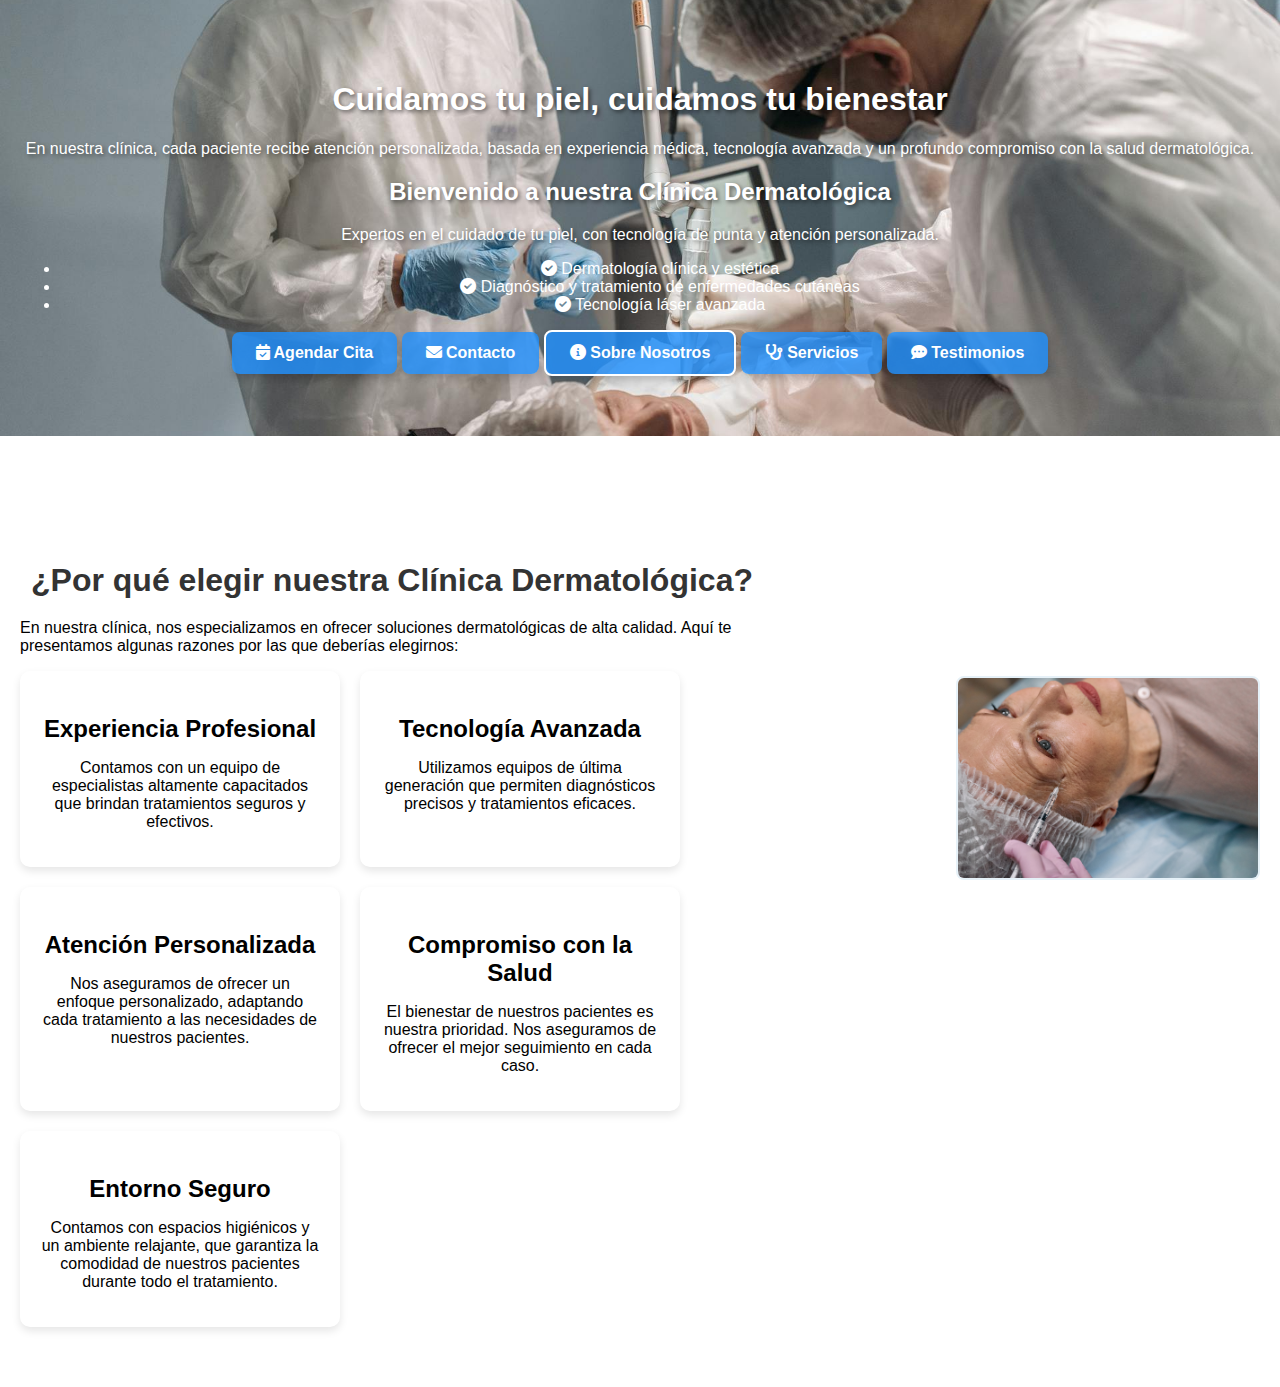
<file: index.html>
<!DOCTYPE html>
<html lang="es">
<head>
    <meta charset="UTF-8">
    <meta name="viewport" content="width=device-width, initial-scale=1.0">
    <title>Inicio | Clínica Dermatológica</title>
    <link rel="stylesheet" href="style.css">
    <link rel="stylesheet" href="https://cdnjs.cloudflare.com/ajax/libs/font-awesome/6.0.0-beta3/css/all.min.css">
</head>
<body>
    <section id="inicio" class="inicio-section">
        <div class="inicio-bg"></div>

        <div class="contenido-inicio">
            <div class="introduccion">
                <h1>Cuidamos tu piel, cuidamos tu bienestar</h1>
                <p>En nuestra clínica, cada paciente recibe atención personalizada, basada en experiencia médica, tecnología avanzada y un profundo compromiso con la salud dermatológica.</p>
            </div>

            <h2>Bienvenido a nuestra <span class="resaltado">Clínica Dermatológica</span></h2>
            <p>Expertos en el cuidado de tu piel, con tecnología de punta y atención personalizada.</p>

            <ul class="servicios-destacados">
                <li><i class="fas fa-check-circle"></i> Dermatología clínica y estética</li>
                <li><i class="fas fa-check-circle"></i> Diagnóstico y tratamiento de enfermedades cutáneas</li>
                <li><i class="fas fa-check-circle"></i> Tecnología láser avanzada</li>
            </ul>

            <div class="cta-botones">
                <a href="citas.html" class="btn"><i class="fas fa-calendar-check"></i> Agendar Cita</a>
                <a href="contacto.html" class="btn"><i class="fas fa-envelope"></i> Contacto</a>
                <a href="sobre-nosotros.html" class="btn btn-secundario"><i class="fas fa-info-circle"></i> Sobre Nosotros</a>
                <a href="servicios.html" class="btn"><i class="fas fa-stethoscope"></i> Servicios</a>
                <a href="testimonios.html" class="btn"><i class="fas fa-comment-dots"></i> Testimonios</a>
            </div>
        </div>
    </section>

    <section id="por-que-elegirnos" class="por-que-elegirnos">
        <div class="por-que-elegirnos-bg"></div>
        
        <div class="contenido-por-que">
            <div class="texto-justificacion">
                <h2>¿Por qué elegir nuestra Clínica Dermatológica?</h2>
                <p>En nuestra clínica, nos especializamos en ofrecer soluciones dermatológicas de alta calidad. Aquí te presentamos algunas razones por las que deberías elegirnos:</p>
                <div class="cuadros-justificacion">
                    <div class="cuadro">
                        <h3>Experiencia Profesional</h3>
                        <p>Contamos con un equipo de especialistas altamente capacitados que brindan tratamientos seguros y efectivos.</p>
                    </div>
                    <div class="cuadro">
                        <h3>Tecnología Avanzada</h3>
                        <p>Utilizamos equipos de última generación que permiten diagnósticos precisos y tratamientos eficaces.</p>
                    </div>
                    <div class="cuadro">
                        <h3>Atención Personalizada</h3>
                        <p>Nos aseguramos de ofrecer un enfoque personalizado, adaptando cada tratamiento a las necesidades de nuestros pacientes.</p>
                    </div>
                    <div class="cuadro">
                        <h3>Compromiso con la Salud</h3>
                        <p>El bienestar de nuestros pacientes es nuestra prioridad. Nos aseguramos de ofrecer el mejor seguimiento en cada caso.</p>
                    </div>
                    <div class="cuadro">
                        <h3>Entorno Seguro</h3>
                        <p>Contamos con espacios higiénicos y un ambiente relajante, que garantiza la comodidad de nuestros pacientes durante todo el tratamiento.</p>
                    </div>
                </div>
            </div>

            <div class="imagen-container">
                <img src="imagen1.jpg" alt="Tratamientos dermatológicos" class="imagen-dermatologia">
            </div>
        </div>
    </section>
</body>
</html>
        </div>
    </section>
</body>
</html>
</file>
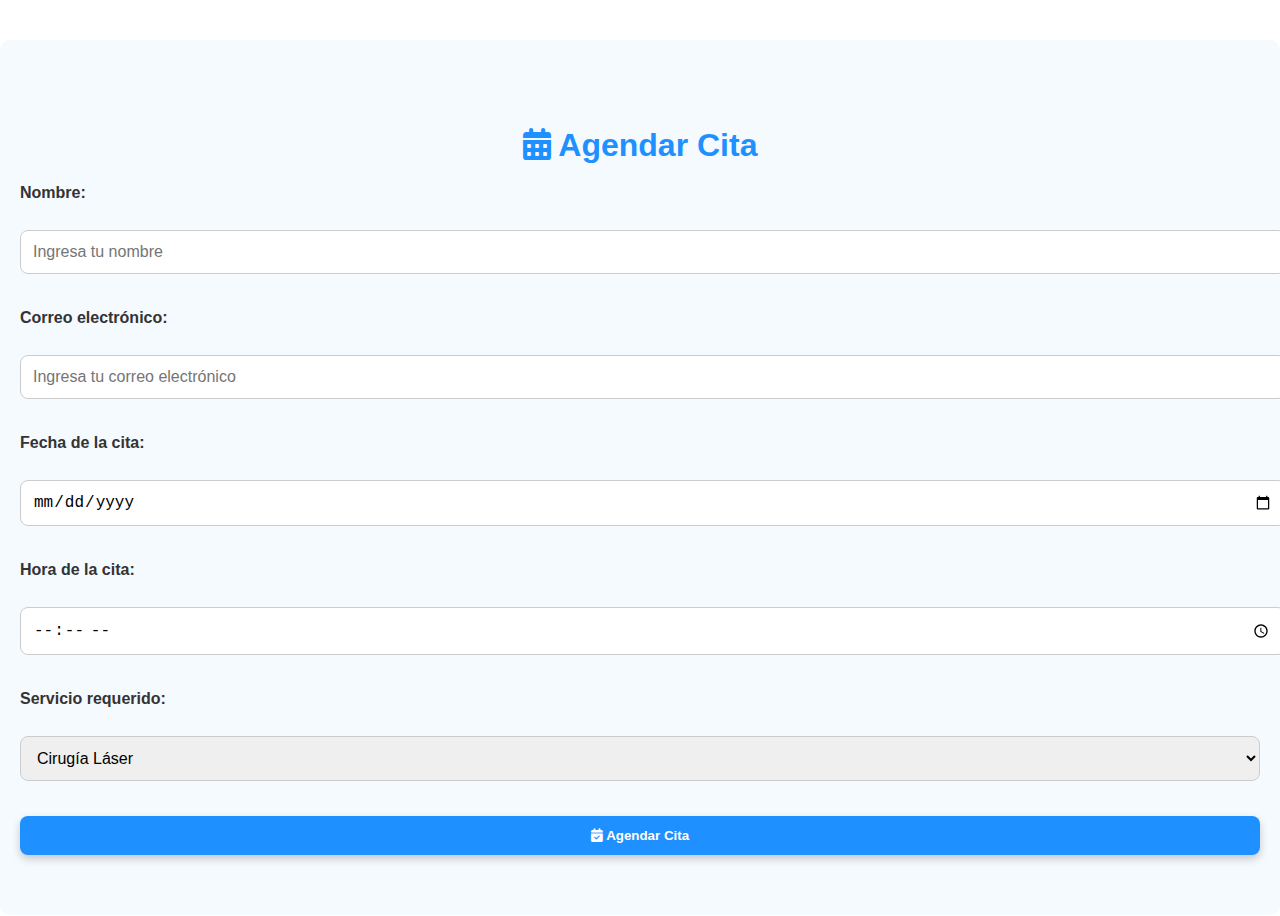
<file: Citas.html>
<!DOCTYPE html>
<html lang="es">
<head>
    <meta charset="UTF-8">
    <meta name="viewport" content="width=device-width, initial-scale=1.0">
    <title>Agendar Cita | Clínica Dermatológica</title>
    <link rel="stylesheet" href="style.css">
    <link rel="stylesheet" href="https://cdnjs.cloudflare.com/ajax/libs/font-awesome/6.0.0-beta3/css/all.min.css">
</head>
<body>
    <section id="citas">
        <h2><i class="fas fa-calendar-alt"></i> Agendar Cita</h2>
        <form action="#" method="post">
            <label for="nombre-cita">Nombre:</label>
            <input type="text" id="nombre-cita" name="nombre-cita" required placeholder="Ingresa tu nombre">

            <label for="email-cita">Correo electrónico:</label>
            <input type="email" id="email-cita" name="email-cita" required placeholder="Ingresa tu correo electrónico">

            <label for="fecha-cita">Fecha de la cita:</label>
            <input type="date" id="fecha-cita" name="fecha-cita" required>

            <label for="hora-cita">Hora de la cita:</label>
            <input type="time" id="hora-cita" name="hora-cita" required>

            <label for="servicio-cita">Servicio requerido:</label>
            <select id="servicio-cita" name="servicio-cita" required>
                <option value="cirugia-laser">Cirugía Láser</option>
                <option value="eliminacion-lunares">Eliminación de Lunares</option>
                <option value="rejuvenecimiento-facial">Rejuvenecimiento Facial</option>
            </select>

            <button type="submit" class="btn"><i class="fas fa-calendar-check"></i> Agendar Cita</button>
        </form>
    </section>
</body>
</html>
</file>
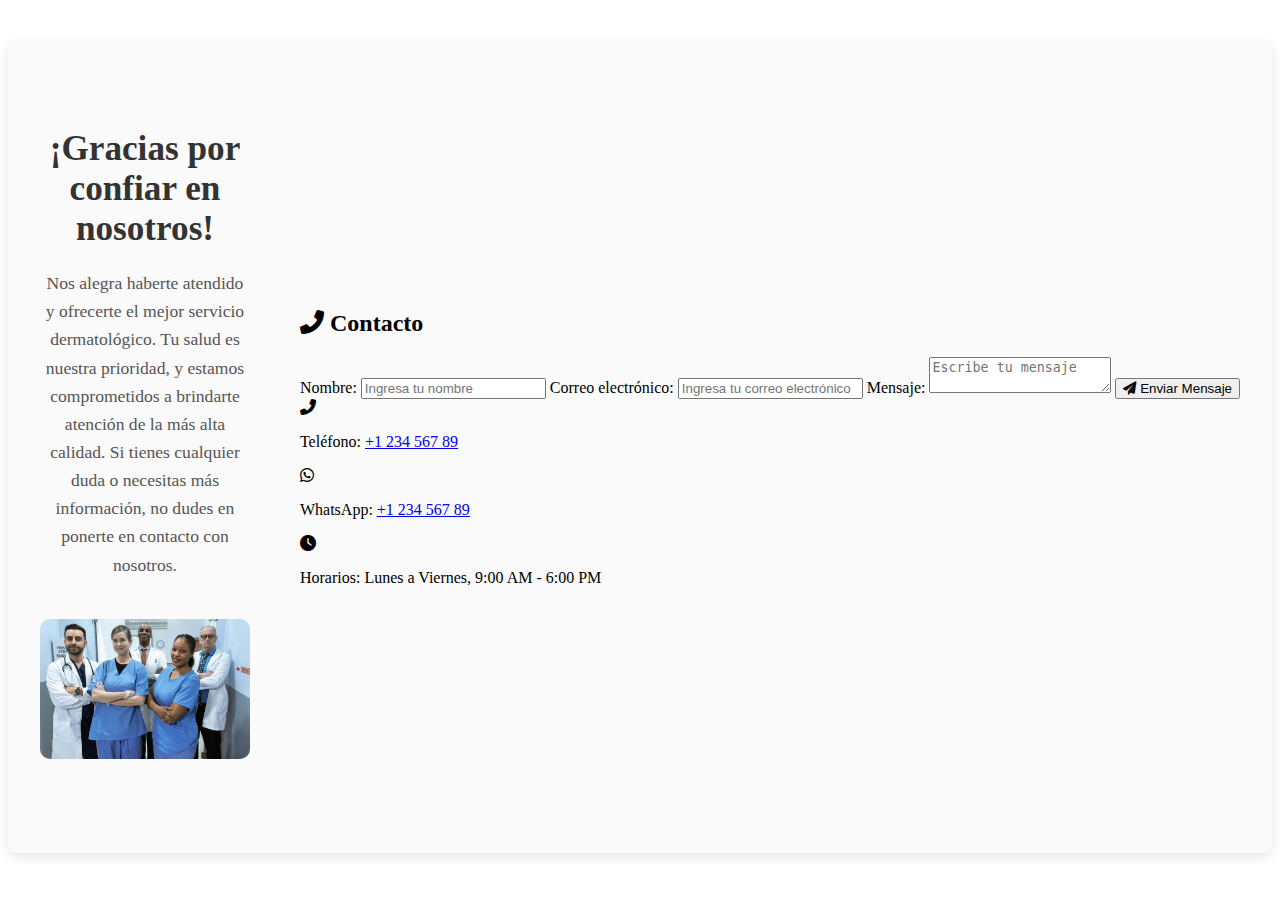
<file: Contacto.html>
<!DOCTYPE html>
<html lang="es">
<head>
    <meta charset="UTF-8">
    <meta name="viewport" content="width=device-width, initial-scale=1.0">
    <title>Contacto | Clínica Dermatológica</title>
    <link rel="stylesheet" href="contacto.css">
    <link rel="stylesheet" href="https://cdnjs.cloudflare.com/ajax/libs/font-awesome/6.0.0-beta3/css/all.min.css">
</head>
<body>
    <section id="contacto">
        <div class="contenido-contacto">
            <div class="mensaje-agradecimiento">
                <h2>¡Gracias por confiar en nosotros!</h2>
                <p>Nos alegra haberte atendido y ofrecerte el mejor servicio dermatológico. Tu salud es nuestra prioridad, y estamos comprometidos a brindarte atención de la más alta calidad. Si tienes cualquier duda o necesitas más información, no dudes en ponerte en contacto con nosotros.</p>
                <img src="fondotestimonios.jpg" alt="Agradecimiento" class="imagen-agradecimiento">
            </div>
            <div class="formulario-contacto">
                <h2><i class="fas fa-phone-alt"></i> Contacto</h2>
                <form action="#" method="post">
                    <label for="nombre">Nombre:</label>
                    <input type="text" id="nombre" name="nombre" required placeholder="Ingresa tu nombre">

                    <label for="email">Correo electrónico:</label>
                    <input type="email" id="email" name="email" required placeholder="Ingresa tu correo electrónico">

                    <label for="mensaje">Mensaje:</label>
                    <textarea id="mensaje" name="mensaje" required placeholder="Escribe tu mensaje"></textarea>

                    <button type="submit" class="btn"><i class="fas fa-paper-plane"></i> Enviar Mensaje</button>
                </form>

                <div class="contact-info">
                    <div class="info-item">
                        <i class="fas fa-phone-alt"></i>
                        <p>Teléfono: <a href="tel:+123456789">+1 234 567 89</a></p>
                    </div>
                    <div class="info-item">
                        <i class="fab fa-whatsapp"></i>
                        <p>WhatsApp: <a href="https://wa.me/123456789" target="_blank">+1 234 567 89</a></p>
                    </div>
                    <div class="info-item">
                        <i class="fas fa-clock"></i>
                        <p>Horarios: Lunes a Viernes, 9:00 AM - 6:00 PM</p>
                    </div>
                </div>
            </div>
        </div>
    </section>
</body>
</html>
</file>
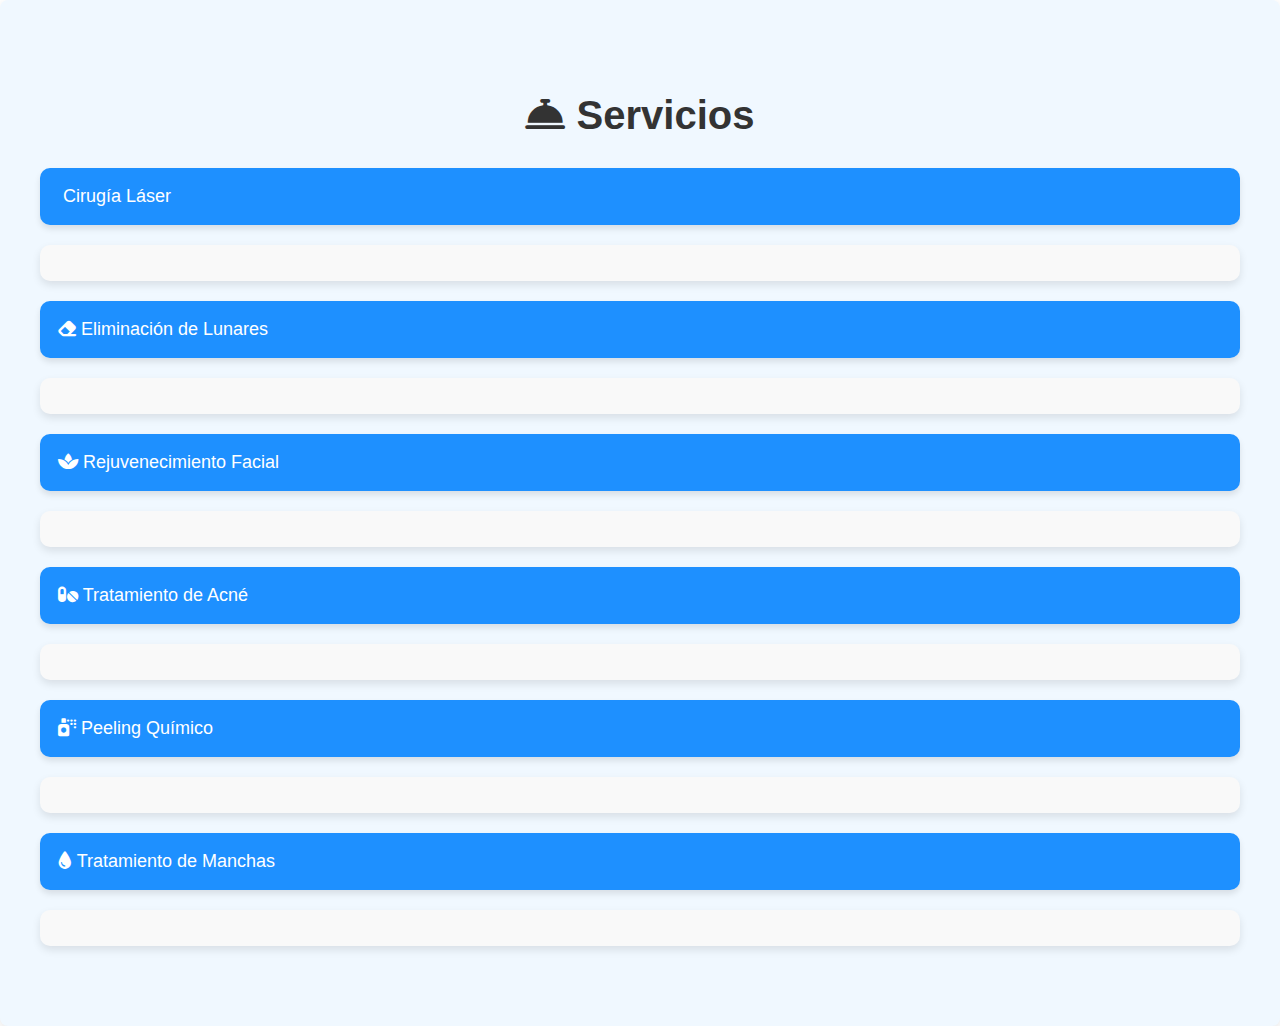
<file: Servicios.html>
<!DOCTYPE html>
<html lang="es">
<head>
    <meta charset="UTF-8">
    <meta name="viewport" content="width=device-width, initial-scale=1.0">
    <title>Servicios | Clínica Dermatológica</title>
    <link rel="stylesheet" href="style.css">
    <link rel="stylesheet" href="https://cdnjs.cloudflare.com/ajax/libs/font-awesome/6.0.0-beta3/css/all.min.css">
</head>
<body>

<section id="servicios">
    <h2><i class="fas fa-concierge-bell"></i> Servicios</h2>

    <div class="acordeon">
        
        <button class="acordeon-btn"><i class="fas fa-laser"></i> Cirugía Láser</button>
        <div class="panel">
            <p><strong>Descripción:</strong> La cirugía láser permite tratar lesiones cutáneas con precisión. Utilizamos tecnología avanzada para eliminar marcas, manchas y otras imperfecciones de la piel de manera eficaz y segura.</p>
            <p><strong>Precio:</strong> $300.000 COP</p>
            <a href="#" class="btn">Comprar</a>
        </div>

       
        <button class="acordeon-btn"><i class="fas fa-eraser"></i> Eliminación de Lunares</button>
        <div class="panel">
            <p><strong>Descripción:</strong> Procedimiento seguro para eliminar lunares sospechosos o por motivos estéticos. Utilizamos métodos mínimamente invasivos para garantizar resultados naturales y rápidos.</p>
            <p><strong>Precio:</strong> $150.000 COP</p>
            <a href="#" class="btn">Comprar</a>
        </div>

      
        <button class="acordeon-btn"><i class="fas fa-spa"></i> Rejuvenecimiento Facial</button>
        <div class="panel">
            <p><strong>Descripción:</strong> Técnicas avanzadas para mejorar la textura y apariencia de la piel del rostro. Esto incluye tratamientos con láser y productos anti-envejecimiento que restauran el brillo juvenil de tu piel.</p>
            <p><strong>Precio:</strong> $250.000 COP</p>
            <a href="#" class="btn">Comprar</a>
        </div>

        
        <button class="acordeon-btn"><i class="fas fa-pills"></i> Tratamiento de Acné</button>
        <div class="panel">
            <p><strong>Descripción:</strong> Tratamientos dermatológicos especializados para eliminar el acné y sus marcas, utilizando productos adaptados a tu tipo de piel y la severidad de tu acné.</p>
            <p><strong>Precio:</strong> $200.000 COP</p>
            <a href="#" class="btn">Comprar</a>
        </div>

        
        <button class="acordeon-btn"><i class="fas fa-spray-can"></i> Peeling Químico</button>
        <div class="panel">
            <p><strong>Descripción:</strong> El peeling químico ayuda a renovar la piel, mejorando su textura, eliminando manchas y reduciendo arrugas. Ideal para pieles con signos de envejecimiento o cicatrices.</p>
            <p><strong>Precio:</strong> $180.000 COP</p>
            <a href="#" class="btn">Comprar</a>
        </div>

       
        <button class="acordeon-btn"><i class="fas fa-tint"></i> Tratamiento de Manchas</button>
        <div class="panel">
            <p><strong>Descripción:</strong> Tratamientos para eliminar manchas en la piel, ya sean causadas por el sol, edad o embarazo. Utilizamos técnicas avanzadas para mejorar la apariencia de tu piel.</p>
            <p><strong>Precio:</strong> $160.000 COP</p>
            <a href="#" class="btn">Comprar</a>
        </div>
    </div>
</section>


<script>
    document.addEventListener('DOMContentLoaded', function () {
        const acordeonBtns = document.querySelectorAll('.acordeon-btn');

        acordeonBtns.forEach(function (btn) {
            btn.addEventListener('click', function () {
                const panel = this.nextElementSibling;

          
                if (panel.style.maxHeight) {
                    panel.style.maxHeight = null;
                } else {
                  
                    document.querySelectorAll('.panel').forEach(function (p) {
                        p.style.maxHeight = null;
                    });
                    panel.style.maxHeight = panel.scrollHeight + "px";
                }
            });
        });
    });
</script>

</body>
</html>
</file>
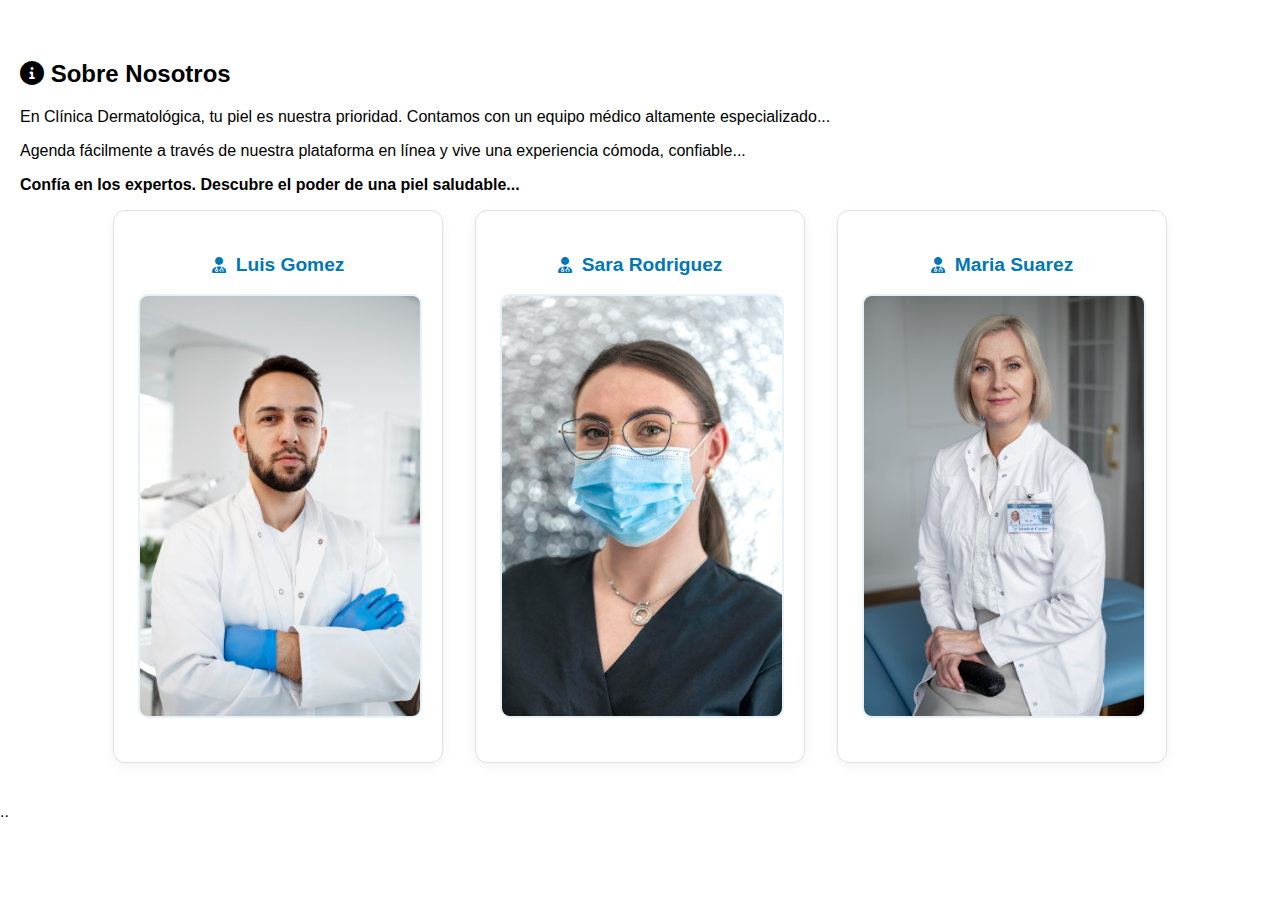
<file: SobreNosotros.html>
<!DOCTYPE html>
<html lang="es">
<head>
    <meta charset="UTF-8">
    <meta name="viewport" content="width=device-width, initial-scale=1.0">
    <title>Sobre Nosotros | Clínica Dermatológica</title>
    <link rel="stylesheet" href="style.css">
    <link rel="stylesheet" href="https://cdnjs.cloudflare.com/ajax/libs/font-awesome/6.0.0-beta3/css/all.min.css">
</head>
<body>
    <section id="sobre-nosotros">
        <div class="texto">
            <h2><i class="fas fa-info-circle"></i> Sobre Nosotros</h2>
            <p>En Clínica Dermatológica, tu piel es nuestra prioridad. Contamos con un equipo médico altamente especializado...</p>
            <p>Agenda fácilmente a través de nuestra plataforma en línea y vive una experiencia cómoda, confiable...</p>
            <p><strong>Confía en los expertos. Descubre el poder de una piel saludable...</strong></p>
        </div>

        <div class="contenedores">
            <div class="contenedor" onclick="toggleDescripcion('doc1')">
                <h3><i class="fas fa-user-md"></i> Luis Gomez</h3>
                <img src="doc4.jpg" alt="Tratamientos dermatológicos" class="imagen-dermatologia">
                <div class="descripcion" id="doc1">
                    <p><strong>Especialidad:</strong> Dermatología estética.<br>
                    <strong>Experiencia:</strong> Más de 10 años en el cuidado de la piel, especializado en procedimientos láser.</p>
                </div>
            </div>

            <div class="contenedor" onclick="toggleDescripcion('doc2')">
                <h3><i class="fas fa-user-md"></i> Sara Rodriguez</h3>
                <img src="doc5.jpg" alt="Tratamientos dermatológicos" class="imagen-dermatologia">
                <div class="descripcion" id="doc2">
                    <p><strong>Especialidad:</strong> Dermatología clínica y enfermedades de la piel.<br>
                    <strong>Experiencia:</strong> Con años de experiencia en diagnóstico y tratamiento de condiciones cutáneas.</p>
                </div>
            </div>

            <div class="contenedor" onclick="toggleDescripcion('doc3')">
                <h3><i class="fas fa-user-md"></i> Maria Suarez</h3>
                <img src="doc2.jpg" alt="Tratamientos dermatológicos" class="imagen-dermatologia">
                <div class="descripcion" id="doc3">
                    <p><strong>Especialidad:</strong> Cirugía dermatológica.<br>
                    <strong>Experiencia:</strong> Especializada en la remoción de tumores cutáneos y otras condiciones graves de la piel.</p>
                </div>
            </div>
        </div>
    </section>

    <script>
        function toggleDescripcion(id) {
            const descripcion = document.getElementById(id);
            descripcion.classList.toggle('activo');
        }
    </script>
</body>
</html>..
</file>
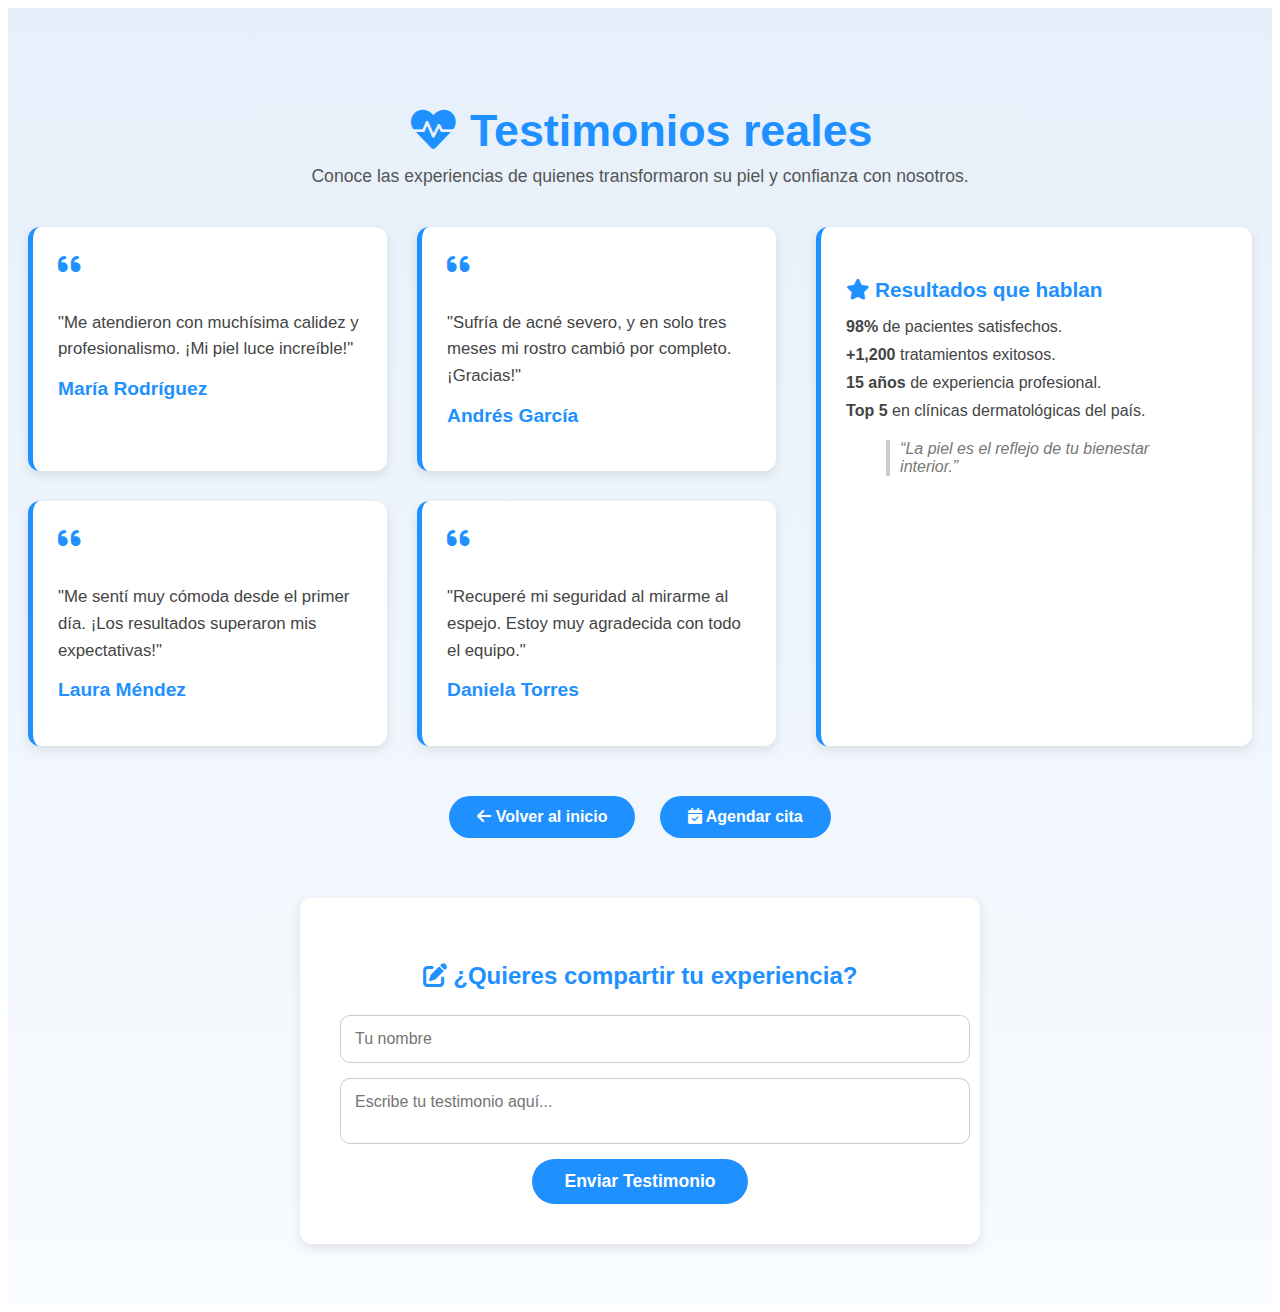
<file: Testimonios.html>
<!DOCTYPE html>
<html lang="es">
<head>
  <meta charset="UTF-8" />
  <meta name="viewport" content="width=device-width, initial-scale=1.0"/>
  <title>Testimonios | Clínica Dermatológica</title>
  <link rel="stylesheet" href="testimonios.css" />
  <link rel="stylesheet" href="https://cdnjs.cloudflare.com/ajax/libs/font-awesome/6.0.0-beta3/css/all.min.css">
</head>
<body>

  <section id="testimonios">
    <div class="contenedor-testimonios">
      
      <header class="cabecera-testimonios">
        <h2><i class="fas fa-heartbeat"></i> Testimonios reales</h2>
        <p class="intro-testimonios">
          Conoce las experiencias de quienes transformaron su piel y confianza con nosotros.
        </p>
      </header>

      
      <div class="cuerpo-testimonios">
        
       
        <div class="columna-testimonios">
          <div class="grid-testimonios">
            <article class="testimonio">
              <i class="fas fa-quote-left icono-comillas"></i>
              <p>"Me atendieron con muchísima calidez y profesionalismo. ¡Mi piel luce increíble!"</p>
              <h3>María Rodríguez</h3>
            </article>

            <article class="testimonio">
              <i class="fas fa-quote-left icono-comillas"></i>
              <p>"Sufría de acné severo, y en solo tres meses mi rostro cambió por completo. ¡Gracias!"</p>
              <h3>Andrés García</h3>
            </article>

            <article class="testimonio">
              <i class="fas fa-quote-left icono-comillas"></i>
              <p>"Me sentí muy cómoda desde el primer día. ¡Los resultados superaron mis expectativas!"</p>
              <h3>Laura Méndez</h3>
            </article>

            <article class="testimonio">
              <i class="fas fa-quote-left icono-comillas"></i>
              <p>"Recuperé mi seguridad al mirarme al espejo. Estoy muy agradecida con todo el equipo."</p>
              <h3>Daniela Torres</h3>
            </article>
          </div>
        </div>

        
        <div class="bloque-info">
          <h3><i class="fas fa-star"></i> Resultados que hablan</h3>
          <ul>
            <li><strong>98%</strong> de pacientes satisfechos.</li>
            <li><strong>+1,200</strong> tratamientos exitosos.</li>
            <li><strong>15 años</strong> de experiencia profesional.</li>
            <li><strong>Top 5</strong> en clínicas dermatológicas del país.</li>
          </ul>
          <blockquote>“La piel es el reflejo de tu bienestar interior.”</blockquote>
        </div>

      </div>

      
      <div class="cta-testimonios">
        <a href="index.html" class="btn btn-secundario"><i class="fas fa-arrow-left"></i> Volver al inicio</a>
        <a href="citas.html" class="btn"><i class="fas fa-calendar-check"></i> Agendar cita</a>
      </div>

     
      <div class="formulario-testimonio">
        <h3><i class="fas fa-edit"></i> ¿Quieres compartir tu experiencia?</h3>
        <form action="#" method="post">
          <input type="text" name="nombre" placeholder="Tu nombre" required>
          <textarea name="mensaje" placeholder="Escribe tu testimonio aquí..." required></textarea>
          <button type="submit" class="btn">Enviar Testimonio</button>
        </form>
      </div>

    </div>
  </section>

</body>
</html>
</file>
<file: style.css>
body {
    font-family: Arial, sans-serif;
    margin: 0;
    padding: 0;
}

header {
    background-image: url('Sitio-Dermatologico/Fondo'); 
    background-size: cover; 
    background-position: center; 
    background-repeat: no-repeat;
    background-image: #1e90ff; 
    color: white;
    padding: 20px;
    text-align: center;
}

nav ul {
    list-style: none;
    padding: 0;
    display: flex;
    justify-content: center;
    flex-wrap: wrap;
    gap: 15px;
}

#citas {
    background-color: #f5faff;
    padding: 60px 20px;
    border-radius: 10px;
    margin-top: 40px;
    overflow: hidden;
}

#citas h2 {
    text-align: center;
    font-size: 2rem;
    margin-bottom: 20px;
    color: #1e90ff;
}

.intro-citas {
    max-width: 700px;
    margin: 0 auto 30px;
    text-align: center;
    font-size: 1.1rem;
    color: #555;
    line-height: 1.6;
}

.citas-contenido {
    display: flex;
    flex-wrap: wrap;
    gap: 40px;
    justify-content: center;
    align-items: flex-start;
}

.formulario-cita {
    flex: 1;
    min-width: 320px;
    max-width: 500px;
}

.formulario-cita form {
    display: flex;
    flex-direction: column;
    gap: 15px;
}

.formulario-cita input,
.formulario-cita select,
.formulario-cita button {
    padding: 10px;
    border: 1px solid #ccc;
    border-radius: 8px;
    font-size: 1rem;
}

.formulario-cita button {
    background-color: #1e90ff;
    color: #fff;
    border: none;
    cursor: pointer;
    transition: background 0.3s ease;
}

.formulario-cita button:hover {
    background-color: #0d6efd;
}

.mapa-cita {
    flex: 1;
    min-width: 300px;
    max-width: 600px;
}

.mapa-cita iframe {
    width: 100%;
    height: 100%;
    min-height: 420px;
    border: 0;
    border-radius: 10px;
    box-shadow: 0 4px 12px rgba(0, 0, 0, 0.1);
}
nav a {
    color: white;
    text-decoration: none;
    font-weight: bold;
}

section {
    padding: 40px 20px;
}

footer {
    text-align: center;
    padding: 20px;
    background-color: #eee;
}

.btn {
    display: inline-block;
    padding: 12px 24px;
    background-color: #1e90ff;
    color: white;
    text-decoration: none;
    border-radius: 8px;
    box-shadow: 0 4px 8px rgba(0, 0, 0, 0.2);
    transition: background-color 0.3s ease, transform 0.2s ease;
    font-weight: bold;
}

.btn:hover {
    background-color: #187bcd; 
    transform: translateY(-2px);
}



#inicio {
    position: relative;
    text-align: center;
    color: white;
    padding: 60px 20px;
    background-image: url('fondo.jpg'); 
    background-size: cover; 
    background-position: center; 
    background-repeat: no-repeat; 
}



.inicio-section h1,
.inicio-section h2,
.inicio-section p {
    text-shadow: 2px 2px 4px rgba(0, 0, 0, 0.5); 
}


.cta-botones a {
    padding: 12px 24px;
    background-color: rgba(30, 144, 255, 0.8); 
    color: white;
    text-decoration: none;
    border-radius: 8px;
    box-shadow: 0 4px 8px rgba(0, 0, 0, 0.2);
    transition: background-color 0.3s ease, transform 0.2s ease;
}

.cta-botones a:hover {
    background-color: rgba(24, 123, 205, 0.8); 
    transform: translateY(-2px);
}


#sobre-nosotros .contenedor img {
    width: 100%;
    height: auto;
    border-radius: 10px;
    margin-top: 10px;
}

#contacto {
    background-color: #fafafa;
    padding: 60px 20px;
    border-radius: 10px;
    box-shadow: 0 4px 12px rgba(0, 0, 0, 0.1);
    margin-top: 40px;
    display: flex;
    justify-content: center;
    align-items: center;
    min-height: 70vh;
}

.contenido-contacto {
    display: flex;
    justify-content: center;
    align-items: center;
    gap: 50px;
    flex-wrap: wrap;
    max-width: 1200px;
}

.mensaje-agradecimiento {
    text-align: center;
    max-width: 450px;
    flex: 1;
    margin-bottom: 30px;
}

.mensaje-agradecimiento h2 {
    font-size: 2.2rem;
    color: #333;
    margin-bottom: 20px;
}

.mensaje-agradecimiento p {
    font-size: 1.1rem;
    color: #555;
    line-height: 1.6;
    margin-bottom: 20px;
}

.imagen-agradecimiento {
    width: 100%;
    max-width: 350px;
    height: auto;
    border-radius: 10px;
    margin-top: 20px;
}

.formulario-contacto {
    background-color: #f9f9f9;
    padding: 30px;
    border-radius: 10px;
    box-shadow: 0 4px 8px rgba(0, 0, 0, 0.1);
    width: 100%;
    max-width: 450px;
    text-align: center;
}

.formulario-contacto h2 {
    font-size: 2.5rem;
    color: #333;
    margin-bottom: 30px;
}

form {
    display: flex;
    flex-direction: column;
    gap: 20px;
}

form label {
    font-weight: bold;
    color: #333;
}

form input, form select, form textarea {
    width: 100%;
    padding: 12px;
    margin-top: 8px;
    margin-bottom: 15px;
    border: 1px solid #ccc;
    border-radius: 8px;
    font-size: 16px;
}

form input:focus, form select:focus, form textarea:focus {
    border-color: #1e90ff;
    outline: none;
}

form button {
    background-color: #1e90ff;
    color: white;
    padding: 14px;
    border: none;
    border-radius: 8px;
    font-weight: bold;
    cursor: pointer;
    transition: background-color 0.3s ease, transform 0.2s ease;
}

form button:hover {
    background-color: #187bcd;
    transform: translateY(-2px);
}


.contact-info {
    margin-top: 40px;
    display: flex;
    flex-direction: column;
    gap: 20px;
    align-items: center;
}

.info-item {
    background-color: #fff;
    padding: 15px;
    border-radius: 10px;
    box-shadow: 0 4px 8px rgba(0, 0, 0, 0.1);
    width: 250px;
    display: flex;
    align-items: center;
    gap: 10px;
}

.info-item i {
    font-size: 1.5rem;
    color: #1e90ff;
}

.info-item p {
    margin: 0;
    color: #333;
}

.info-item a {
    color: #1e90ff;
    text-decoration: none;
}

.info-item a:hover {
    text-decoration: underline;
}



.acordeon-btn.activo, .acordeon-btn:hover {
    background-color: #ccc;
}

.panel {
    padding: 0 18px;
    background-color: white;
    overflow: hidden;
    max-height: 0;
    transition: max-height 0.3s ease-out;
}

#testimonios {
    background-color: #e6f0fa; 
    padding: 60px 20px;
    border-radius: 10px;
    text-align: center;
}

#testimonios h2 {
    font-size: 2.2rem;
    color: #333;
    margin-bottom: 40px;
    text-align: center;
}

.testimonios-grid {
    display: flex;
    flex-wrap: wrap;
    justify-content: center;
    gap: 30px;
}

.testimonio {
    background-color: #ffffff;
    border-radius: 12px;
    box-shadow: 0 4px 12px rgba(0, 0, 0, 0.1);
    padding: 20px;
    width: 300px;
    max-width: 90%;
    text-align: center;
    transition: transform 0.3s ease;
}

.testimonio:hover {
    transform: translateY(-5px);
}

.testimonio .imagenes {
    display: flex;
    justify-content: center;
    gap: 10px;
    margin-bottom: 15px;
}

.testimonio .imagenes img {
    width: 48%;
    height: auto;
    border-radius: 10px;
    object-fit: cover;
}

.testimonio p {
    font-style: italic;
    color: #555;
}

#citas h2 {
    text-align: center;
}

#testimonios h2 {
    text-align: center;
}

.intro-testimonios {
    max-width: 700px;
    margin: 0 auto 40px;
    font-size: 1.1rem;
    color: #555;
    line-height: 1.6;
}

.cta-testimonios {
    margin-top: 50px;
    text-align: center;
}

.cta-testimonios .btn {
    font-size: 1rem;
    padding: 12px 30px;
}

.cta-testimonios p {
    margin-top: 15px;
    font-size: 1rem;
}

.cta-testimonios p a {
    color: #1e90ff;
    text-decoration: underline;
}

#contacto {
    background-color: #fafafa;  
    padding: 60px 20px;
    border-radius: 10px;
}

#servicios {
    padding: 60px 20px;
    background-color: #f0f8ff;
    text-align: center;
    border-radius: 8px;
    box-shadow: 0 4px 12px rgba(0, 0, 0, 0.1);
}

#servicios h2 {
    color: #333;
    margin-bottom: 20px;
    font-weight: bold;
    font-size: 2.5rem;
    text-align: center;
}

.acordeon {
    margin-top: 30px;
    padding: 0 20px;
}

.acordeon-btn {
    background-color: #1e90ff;
    color: white;
    padding: 18px;
    width: 100%;
    text-align: left;
    border: none;
    cursor: pointer;
    font-size: 18px;
    border-radius: 10px;
    margin-bottom: 10px;
    box-shadow: 0 4px 6px rgba(0, 0, 0, 0.1);
    transition: background-color 0.3s ease, transform 0.2s ease;
}

.acordeon-btn:hover {
    background-color: #187bcd;
    transform: translateY(-3px);
}

.panel {
    padding: 18px;
    background-color: #f9f9f9;
    border-radius: 10px;
    margin-bottom: 20px;
    max-height: 0;
    overflow: hidden;
    transition: max-height 0.3s ease-out;
    box-shadow: 0 4px 8px rgba(0, 0, 0, 0.1);
}

.panel p {
    font-size: 1rem;
    color: #555;
    line-height: 1.6;
}

.panel .precio {
    font-weight: bold;
    color: #1e90ff;
    font-size: 1.2rem;
    margin-top: 10px;
}

.panel .descripcion {
    font-size: 1rem;
    color: #555;
    margin-top: 10px;
    line-height: 1.6;
}

.acordeon-btn + .panel {
    margin-top: 10px;
}


.contenedormapa { 
    display: flex;
    justify-content: space-between;
    gap: 20px;
}

.columna { 
    flex: 1;
}

iframe { 
    width: 100%;
    height: 300px;
    border: 0;
}



#por-que-elegirnos {
    display: flex;
    justify-content: space-between;
    align-items: center;
    background-color: #fff; 
    padding: 60px 20px;
    border-radius: 10px;
    margin-top: 40px;
    flex-wrap: wrap;
}

.por-que-elegirnos-bg {
    background-image: none; 
}

.contenido-por-que {
    display: flex;
    justify-content: space-between;
    align-items: flex-start;
    width: 100%;
    flex-wrap: wrap;
}

.texto-justificacion {
    max-width: 60%;
    margin-right: 20px;
}

.texto-justificacion h2 {
    font-size: 2rem;
    color: #333;
    margin-bottom: 20px;
    text-align: center; 
}

.cuadros-justificacion {
    display: flex;
    flex-wrap: wrap;
    gap: 20px;
    justify-content: flex-start; 
}

.cuadro {
    background-color: white;
    padding: 20px;
    border-radius: 10px;
    box-shadow: 0 4px 8px rgba(0, 0, 0, 0.1);
    flex: 1;
    text-align: center;
    min-width: 250px;
    max-width: 280px; 
}

.cuadro h3 {
    font-size: 1.5rem;
    margin-bottom: 10px;
}

.imagen-container {
    max-width: 35%;
    margin-top: 140px;
    display: flex;
    justify-content: center; 
}

.imagen-dermatologia {
    width: 100%;
    height: 100%; 
  border-radius: 10px;
    
}


.equipo-section {
  padding: 40px 20px;
  background: #f9f9f9;
  text-align: center;
}
.equipo-section h2 {
  font-size: 2.2rem;
  margin-bottom: 30px;
  color: 1e90ff
}
.equipo-container {
  display: flex;
  justify-content: center;
  gap: 40px;
  flex-wrap: wrap;
}
.miembro-equipo {
  max-width: 200px;
}
.miembro-equipo img {
  width: 100%;
  border-radius: 50%;
  border: 3px #1e90ff;
  margin-bottom: 15px;
}
.miembro-equipo h3 {
  margin-bottom: 5px;
  color: #264653;
}
.miembro-equipo p {
  color: #555;
  font-size: 1rem;
}

.testimonios-section {
  padding: 40px 20px;
  background: #e9f5f2;
  text-align: center;
}
.testimonios-section h2 {
  font-size: 2.2rem;
  margin-bottom: 30px;
  color: #264653;
}
.testimonios-container {
  max-width: 800px;
  margin: 0 auto;
  display: grid;
  grid-template-columns: repeat(auto-fit,minmax(250px,1fr));
  gap: 25px;
}
.testimonios-container blockquote {
  background: #fff;
  padding: 20px;
  border-left: 6px solid #2a6f9d;
  font-style: italic;
  color: #333;
  border-radius: 6px;
}
.testimonios-container blockquote footer {
  margin-top: 15px;
  font-weight: bold;
  color: #264653;
}


.contacto-rapido-section {
  padding: 50px 20px;
  background:#1e90ff;
  color: white;
  text-align: center;
}
.contacto-rapido-section h2 {
  font-size: 2.4rem;
  margin-bottom: 15px;
}
.contacto-rapido-section p {
  font-size: 1.2rem;
  margin-bottom: 25px;
}
.btn-principal {
  background-color: #000000;
  color: white;
  padding: 15px 30px;
  border-radius: 25px;
  margin-right: 15px;
  text-decoration: none;
  font-weight: 600;
  transition: background-color 0.3s ease;
}
.btn-principal:hover {
  background-color: #ffffff;
}
.btn-secundario {
  background-color: transparent;
  border: 2px solid white;
  color: white;
  padding: 15px 30px;
  border-radius: 25px;
  text-decoration: none;
  font-weight: 600;
  transition: background-color 0.3s ease, color 0.3s ease;
}
.btn-secundario:hover {
  background-color: white;
  color:#1e90ff;
}

.botones-adicionales {
    margin-top: 40px;
    text-align: center;
}

.botones-adicionales .btn {
    margin: 0 15px;
    padding: 12px 30px;
    border-radius: 25px;
    font-weight: 600;
    background-color:#1e90ff;
    color: white;
    text-decoration: none;
    transition: background-color 0.3s ease;
}

.botones-adicionales .btn:hover {
    background-color:#1e90ff;
}

.sobre-nosotros-section {
    padding: 4rem 2rem;
    background-color: #f9f9f9;
    font-family: 'Segoe UI', sans-serif;
    color: #333;
}

.sobre-nosotros-section .texto {
    max-width: 800px;
    margin: 0 auto 3rem auto;
    text-align: center;
}

.sobre-nosotros-section .texto h2 {
    font-size: 2.5rem;
    color: #0077b6;
    margin-bottom: 1rem;
    font-weight: 600;
}

.sobre-nosotros-section .texto p {
    font-size: 1.1rem;
    line-height: 1.8;
    margin-bottom: 1rem;
    color: #555;
}


.contenedores {
    display: flex;
    flex-wrap: wrap;
    justify-content: center;
    gap: 2rem;
}


.contenedor {
    background-color: #fff;
    border-radius: 0.75rem;
    box-shadow: 0 4px 12px rgba(0, 0, 0, 0.05);
    transition: transform 0.3s ease, box-shadow 0.3s ease;
    padding: 1.5rem;
    width: 280px;
    text-align: center;
    cursor: pointer;
    border: 1px solid #e0e0e0;
}

.contenedor:hover {
    transform: translateY(-6px);
    box-shadow: 0 8px 20px rgba(0, 0, 0, 0.08);
}

.contenedor h3 {
    margin-bottom: 0.5rem;
    color: #0077b6;
    font-size: 1.2rem;
}

.contenedor i {
    color: #0077b6;
    margin-right: 0.3rem;
    font-size: 1rem;
}


.imagen-dermatologia {
    width: 100%;
    height: 200px;
    object-fit: cover;
    border-radius: 0.5rem;
    margin-bottom: 1rem;
    border: 2px solid #e6f1f8;
}


.descripcion {
    display: none;
    margin-top: 1rem;
    font-size: 0.95rem;
    background-color: #f1f5f9;
    padding: 1rem;
    border-radius: 0.5rem;
    color: #444;
    border-left: 3px solid #0077b6;
}

.descripcion.activo {
    display: block;
    animation: fadeIn 0.3s ease-in-out;
}
</file>
<file: contacto.css>
#contacto {
    background-color: #fafafa;
    padding: 60px 20px;
    border-radius: 10px;
    box-shadow: 0 4px 12px rgba(0, 0, 0, 0.1);
    margin-top: 40px;
    display: flex;
    justify-content: center;
    align-items: center;
    min-height: 70vh;
}

.contenido-contacto {
    display: flex;
    justify-content: center;
    align-items: center;
    gap: 50px;
    flex-wrap: wrap;
    max-width: 1200px;
}

.mensaje-agradecimiento {
    text-align: center;
    max-width: 450px;
    flex: 1;
    margin-bottom: 30px;
}

.mensaje-agradecimiento h2 {
    font-size: 2.2rem;
    color: #333;
    margin-bottom: 20px;
}

.mensaje-agradecimiento p {
    font-size: 1.1rem;
    color: #555;
    line-height: 1.6;
    margin-bottom: 20px;
}

.imagen-agradecimiento {
    width: 100%;
    max-width: 350px;
    height: auto;
    border-radius: 10px;
    margin-top: 20px;
}
</file>
<file: testimonios.css>
#testimonios {
  background: linear-gradient(to bottom, #e6f0fa 0%, #f8fbff 100%);
  padding: 60px 20px;
  font-family: 'Segoe UI', Tahoma, Geneva, Verdana, sans-serif;
  color: #333;
}


.contenedor-testimonios {
  max-width: 1400px;
  margin: 0 auto;
}


.cabecera-testimonios {
  text-align: center;
  margin-bottom: 40px;
}

.cabecera-testimonios h2 {
  font-size: 2.8rem;
  margin-bottom: 10px;
  color: #1e90ff;
}

.intro-testimonios {
  font-size: 1.1rem;
  color: #555;
  max-width: 800px;
  margin: 0 auto;
}


.cuerpo-testimonios {
  display: flex;
  flex-wrap: wrap;
  gap: 40px;
  justify-content: center;
}


.columna-testimonios {
  flex: 1 1 60%;
}


.grid-testimonios {
  display: grid;
  grid-template-columns: repeat(auto-fit, minmax(280px, 1fr));
  gap: 30px;
}


.testimonio {
  background: white;
  border-left: 5px solid #1e90ff;
  border-radius: 12px;
  padding: 25px;
  box-shadow: 0 4px 12px rgba(0,0,0,0.1);
  transition: transform 0.3s ease;
  text-align: left;
}

.testimonio:hover {
  transform: translateY(-5px);
}

.icono-comillas {
  font-size: 1.6rem;
  color: #1e90ff;
  margin-bottom: 15px;
  display: block;
}

.testimonio p {
  font-size: 1.05rem;
  color: #444;
  line-height: 1.6;
  margin-bottom: 15px;
}

.testimonio h3 {
  color: #1e90ff;
  font-size: 1.2rem;
  font-weight: 600;
  margin-top: 10px;
}


.bloque-info {
  flex: 1 1 30%;
  background-color: #ffffff;
  border-left: 5px solid #1e90ff;
  padding: 30px 25px;
  border-radius: 12px;
  box-shadow: 0 4px 12px rgba(0,0,0,0.1);
  color: #444;
  max-width: 400px;
}

.bloque-info h3 {
  color: #1e90ff;
  font-size: 1.3rem;
  margin-bottom: 15px;
}

.bloque-info ul {
  list-style: none;
  padding: 0;
  margin-bottom: 20px;
}

.bloque-info ul li {
  margin-bottom: 10px;
  font-size: 1rem;
}

.bloque-info blockquote {
  font-style: italic;
  color: #777;
  border-left: 4px solid #ccc;
  padding-left: 10px;
}


.cta-testimonios {
  text-align: center;
  margin: 40px 0 50px;
}

.cta-testimonios .btn {
  margin: 10px;
  padding: 12px 28px;
  background-color: #1e90ff;
  color: white;
  border: none;
  border-radius: 30px;
  text-decoration: none;
  font-weight: bold;
  transition: background-color 0.3s ease;
  display: inline-block;
  cursor: pointer;
}

.cta-testimonios .btn:hover {
  background-color:  #1e90ff;
}

.btn-secundario {
  background-color: #1e90ff;
}

.btn-secundario:hover {
  background-color: #1876cc;
}


.formulario-testimonio {
  margin-top: 50px;
  background-color: #ffffff;
  padding: 40px;
  border-radius: 12px;
  box-shadow: 0 4px 12px rgba(0,0,0,0.1);
  max-width: 600px;
  margin-left: auto;
  margin-right: auto;
}

.formulario-testimonio h3 {
  font-size: 1.5rem;
  color: #1e90ff;
  margin-bottom: 25px;
  text-align: center;
}

.formulario-testimonio form {
  display: flex;
  flex-direction: column;
  gap: 15px;
}

.formulario-testimonio input,
.formulario-testimonio textarea {
  padding: 14px;
  border: 1px solid #ccc;
  border-radius: 10px;
  font-size: 1rem;
  width: 100%;
  resize: none;
  font-family: inherit;
}

.formulario-testimonio button {
  align-self: center;
  padding: 12px 32px;
  border: none;
  border-radius: 30px;
  background-color:  #1e90ff;
  color: white;
  font-weight: 600;
  font-size: 1.1rem;
  cursor: pointer;
  transition: background-color 0.3s ease;
}

.formulario-testimonio button:hover {
  background-color:  #1e90ff;
}


@media (max-width: 900px) {
  .cuerpo-testimonios {
    flex-direction: column;
  }

  .columna-testimonios, .bloque-info {
    flex: 1 1 100%;
    max-width: 100%;
  }

  .bloque-info {
    margin-top: 30px;
  }
}
</file>
